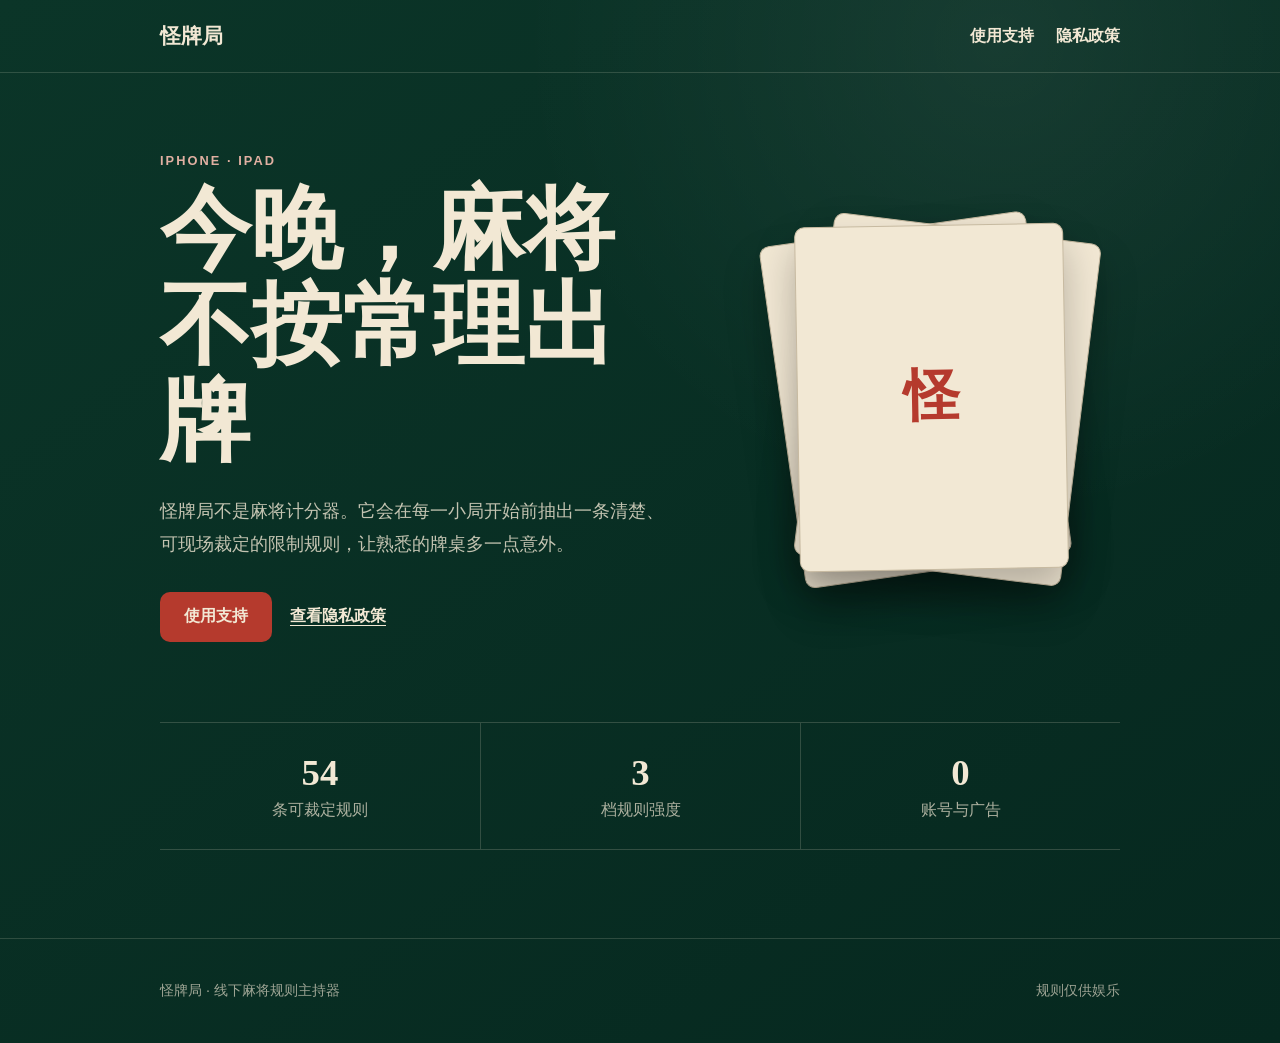
<file: index.html>
<!doctype html>
<html lang="zh-CN">
  <head>
    <meta charset="utf-8">
    <meta name="viewport" content="width=device-width, initial-scale=1">
    <meta name="description" content="怪牌局官方说明网站，提供玩法规则、隐私政策与 iPhone、iPad 使用支持。">
    <title>怪牌局｜规则说明、隐私与支持</title>
    <link rel="stylesheet" href="./styles.css">
  </head>
  <body>
    <header>
      <div class="bar shell">
        <a class="brand" href="./">怪牌局</a>
        <nav aria-label="主要导航">
          <a href="./support/">使用支持</a>
          <a href="./privacy/">隐私政策</a>
        </nav>
      </div>
    </header>
    <main>
      <section class="hero shell">
        <div>
          <p class="eyebrow">IPHONE · IPAD</p>
          <h1>今晚，麻将不按常理出牌</h1>
          <p class="lede">
            怪牌局不是麻将计分器。它会在每一小局开始前抽出一条清楚、
            可现场裁定的限制规则，让熟悉的牌桌多一点意外。
          </p>
          <div class="actions">
            <a class="primary" href="./support/">使用支持</a>
            <a class="quiet" href="./privacy/">查看隐私政策</a>
          </div>
        </div>
        <div class="cards" aria-hidden="true">
          <span></span><span></span><span>怪</span>
        </div>
      </section>
      <section class="facts shell" aria-label="产品事实">
        <div><strong>54</strong><span>条可裁定规则</span></div>
        <div><strong>3</strong><span>档规则强度</span></div>
        <div><strong>0</strong><span>账号与广告</span></div>
      </section>
    </main>
    <footer>
      <div class="bar footer shell">
        <span>怪牌局 · 线下麻将规则主持器</span>
        <span>规则仅供娱乐</span>
      </div>
    </footer>
  </body>
</html>
</file>
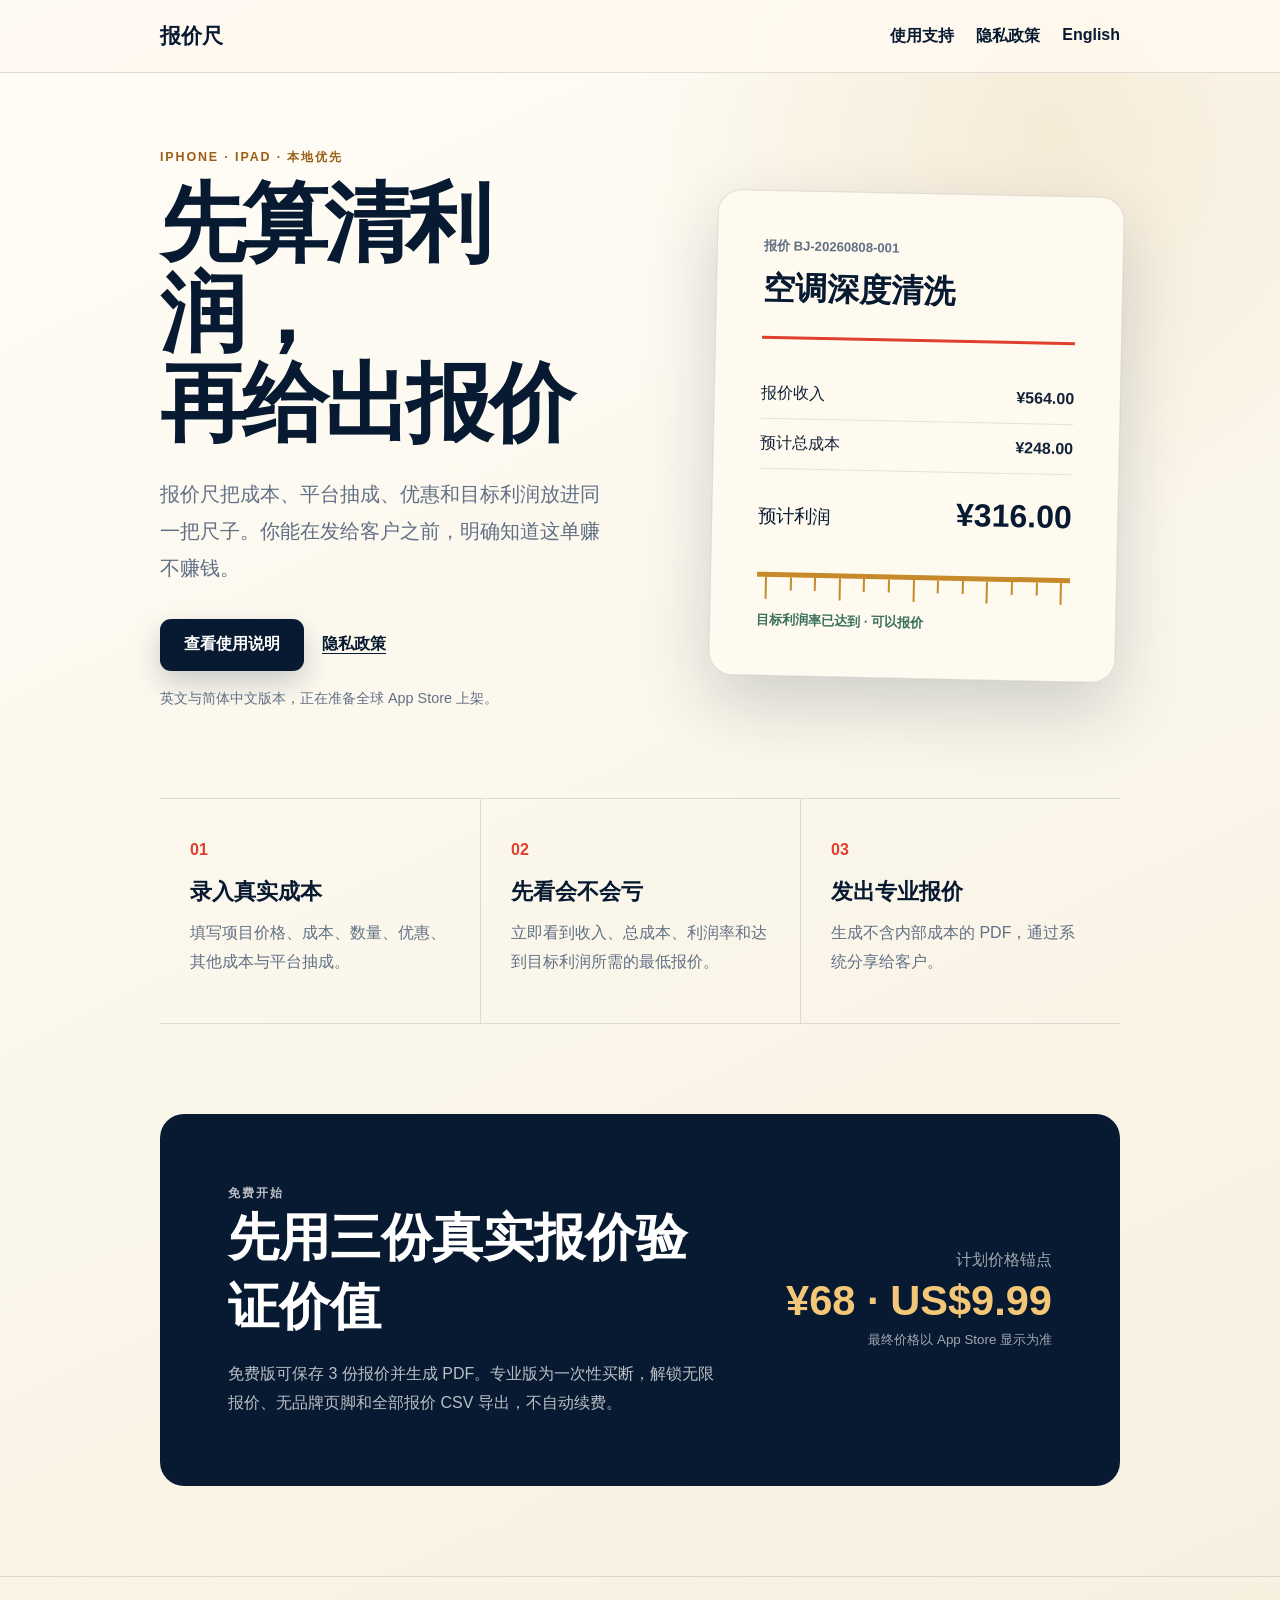
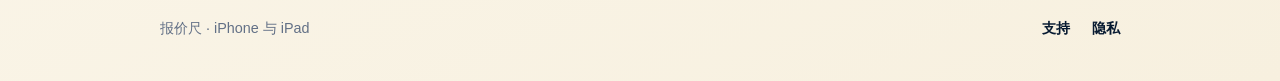
<file: baojiachi/index.html>
<!doctype html>
<html lang="zh-CN">
  <head>
    <meta charset="utf-8">
    <meta name="viewport" content="width=device-width, initial-scale=1">
    <meta name="description" content="报价尺帮助个体经营者在报价前算清成本、抽成、利润与最低安全报价。">
    <title>报价尺｜先算清利润，再给出报价</title>
    <link rel="stylesheet" href="../styles.css">
  </head>
  <body class="marginquote">
    <header><div class="bar shell"><a class="brand" href="./">报价尺</a><nav aria-label="主要导航"><a href="./support/">使用支持</a><a href="./privacy/">隐私政策</a><a href="./en/">English</a></nav></div></header>
    <main>
      <section class="mq-hero shell">
        <div>
          <p class="mq-eyebrow">iPhone · iPad · 本地优先</p>
          <h1>先算清利润，<br>再给出报价</h1>
          <p class="mq-lede">报价尺把成本、平台抽成、优惠和目标利润放进同一把尺子。你能在发给客户之前，明确知道这单赚不赚钱。</p>
          <div class="actions"><a class="mq-primary" href="./support/">查看使用说明</a><a class="mq-quiet" href="./privacy/">隐私政策</a></div>
          <p class="mq-status">英文与简体中文版本，正在准备全球 App Store 上架。</p>
        </div>
        <div class="mq-sheet" aria-label="报价利润示例">
          <div class="mq-sheet-head"><span>报价 BJ-20260808-001</span><strong>空调深度清洗</strong></div>
          <div class="mq-line"><span>报价收入</span><b>¥564.00</b></div>
          <div class="mq-line"><span>预计总成本</span><b>¥248.00</b></div>
          <div class="mq-profit"><span>预计利润</span><strong>¥316.00</strong></div>
          <div class="mq-ruler" aria-hidden="true"><i></i><i></i><i></i><i></i><i></i><i></i><i></i><i></i><i></i><i></i><i></i><i></i><i></i></div>
          <p>目标利润率已达到 · 可以报价</p>
        </div>
      </section>
      <section class="mq-steps shell" aria-label="使用流程">
        <article><span>01</span><h2>录入真实成本</h2><p>填写项目价格、成本、数量、优惠、其他成本与平台抽成。</p></article>
        <article><span>02</span><h2>先看会不会亏</h2><p>立即看到收入、总成本、利润率和达到目标利润所需的最低报价。</p></article>
        <article><span>03</span><h2>发出专业报价</h2><p>生成不含内部成本的 PDF，通过系统分享给客户。</p></article>
      </section>
      <section class="mq-offer shell"><div><p class="mq-eyebrow">免费开始</p><h2>先用三份真实报价验证价值</h2><p>免费版可保存 3 份报价并生成 PDF。专业版为一次性买断，解锁无限报价、无品牌页脚和全部报价 CSV 导出，不自动续费。</p></div><div class="mq-price"><span>计划价格锚点</span><strong>¥68 · US$9.99</strong><small>最终价格以 App Store 显示为准</small></div></section>
    </main>
    <footer><div class="bar footer shell"><span>报价尺 · iPhone 与 iPad</span><nav><a href="./support/">支持</a><a href="./privacy/">隐私</a></nav></div></footer>
  </body>
</html>
</file>
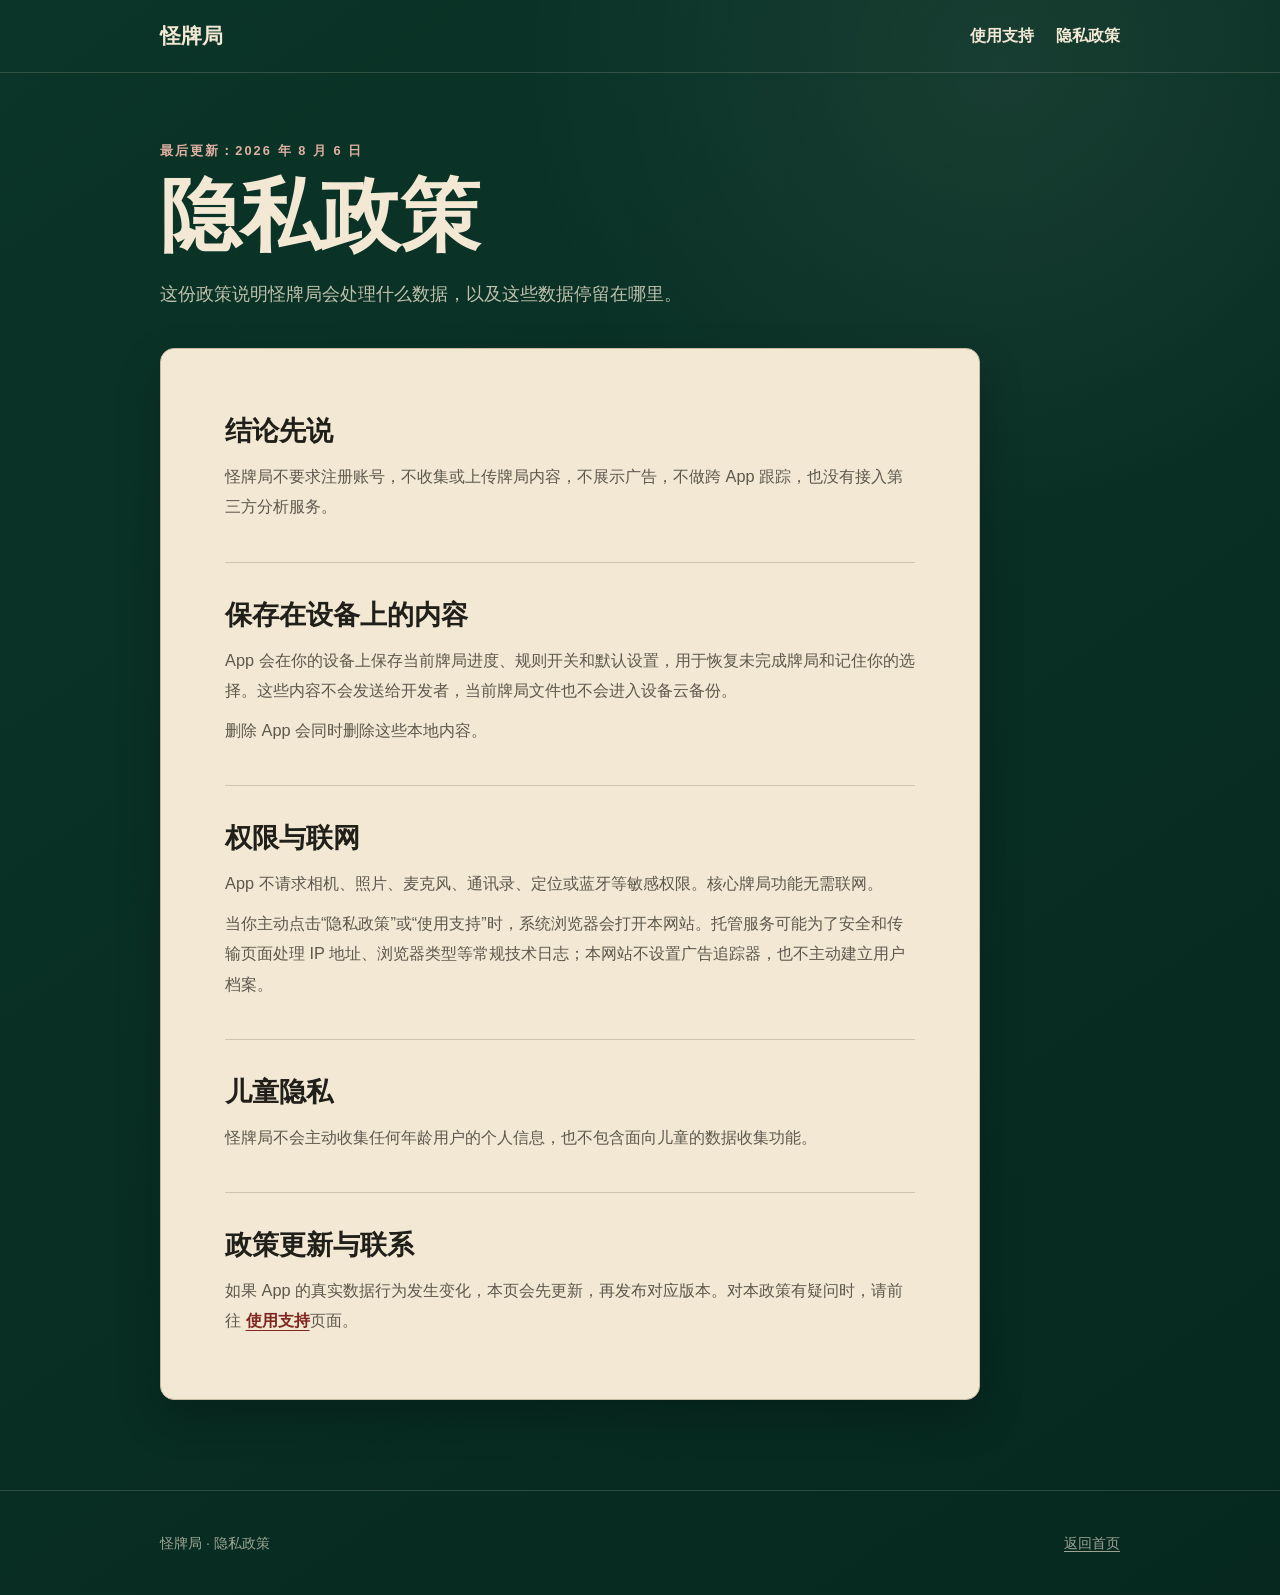
<file: privacy/index.html>
<!doctype html>
<html lang="zh-CN">
  <head>
    <meta charset="utf-8">
    <meta name="viewport" content="width=device-width, initial-scale=1">
    <meta name="description" content="怪牌局隐私政策：不注册账号、不上传牌局、不接入广告或分析服务。">
    <title>隐私政策｜怪牌局</title>
    <link rel="stylesheet" href="../styles.css">
  </head>
  <body>
    <header>
      <div class="bar shell">
        <a class="brand" href="../">怪牌局</a>
        <nav aria-label="主要导航">
          <a href="../support/">使用支持</a>
          <a href="./">隐私政策</a>
        </nav>
      </div>
    </header>
    <main class="document shell">
      <p class="eyebrow">最后更新：2026 年 8 月 6 日</p>
      <h1>隐私政策</h1>
      <p class="intro">这份政策说明怪牌局会处理什么数据，以及这些数据停留在哪里。</p>
      <article class="paper">
        <section>
          <h2>结论先说</h2>
          <p>怪牌局不要求注册账号，不收集或上传牌局内容，不展示广告，不做跨 App 跟踪，也没有接入第三方分析服务。</p>
        </section>
        <section>
          <h2>保存在设备上的内容</h2>
          <p>App 会在你的设备上保存当前牌局进度、规则开关和默认设置，用于恢复未完成牌局和记住你的选择。这些内容不会发送给开发者，当前牌局文件也不会进入设备云备份。</p>
          <p>删除 App 会同时删除这些本地内容。</p>
        </section>
        <section>
          <h2>权限与联网</h2>
          <p>App 不请求相机、照片、麦克风、通讯录、定位或蓝牙等敏感权限。核心牌局功能无需联网。</p>
          <p>当你主动点击“隐私政策”或“使用支持”时，系统浏览器会打开本网站。托管服务可能为了安全和传输页面处理 IP 地址、浏览器类型等常规技术日志；本网站不设置广告追踪器，也不主动建立用户档案。</p>
        </section>
        <section>
          <h2>儿童隐私</h2>
          <p>怪牌局不会主动收集任何年龄用户的个人信息，也不包含面向儿童的数据收集功能。</p>
        </section>
        <section>
          <h2>政策更新与联系</h2>
          <p>如果 App 的真实数据行为发生变化，本页会先更新，再发布对应版本。对本政策有疑问时，请前往 <a href="../support/">使用支持</a>页面。</p>
        </section>
      </article>
    </main>
    <footer>
      <div class="bar footer shell">
        <span>怪牌局 · 隐私政策</span>
        <a href="../">返回首页</a>
      </div>
    </footer>
  </body>
</html>
</file>
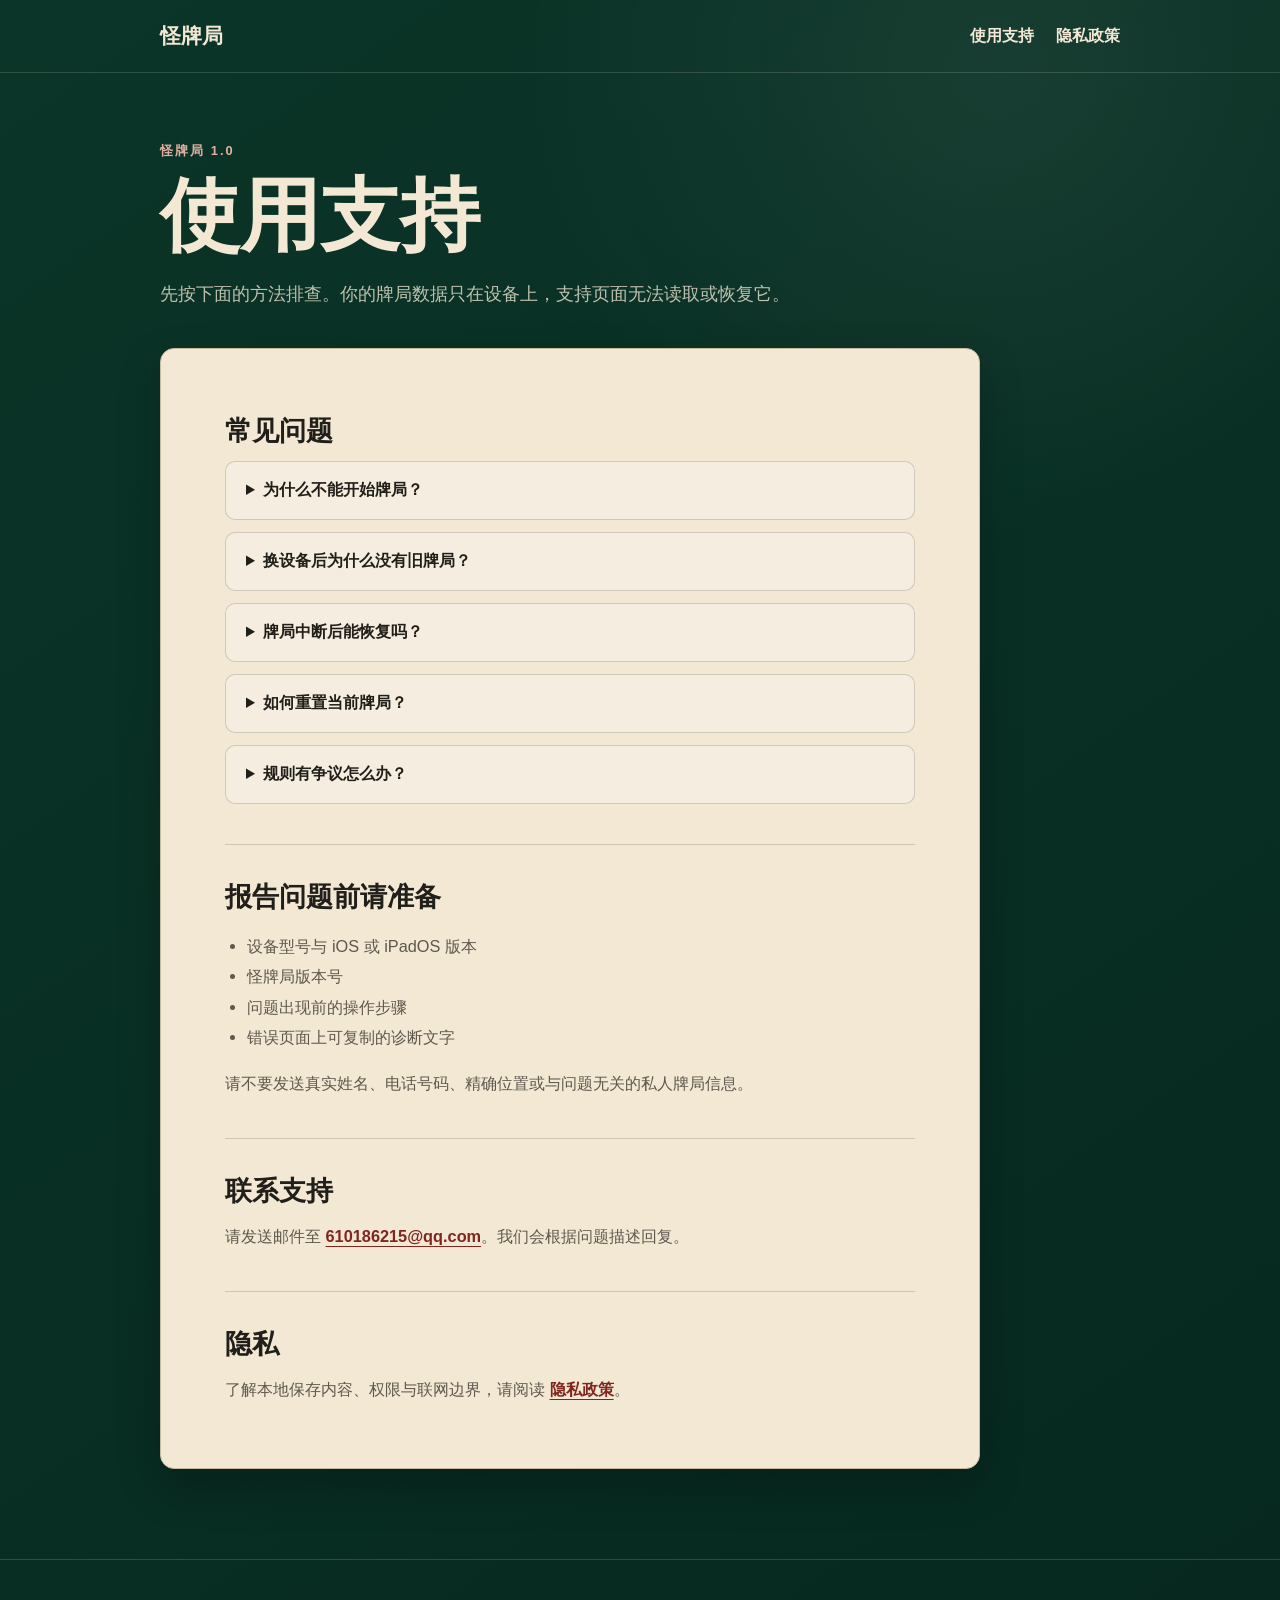
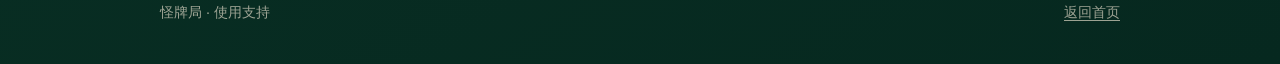
<file: support/index.html>
<!doctype html>
<html lang="zh-CN">
  <head>
    <meta charset="utf-8">
    <meta name="viewport" content="width=device-width, initial-scale=1">
    <meta name="description" content="怪牌局常见问题、牌局恢复方法与版本支持说明。">
    <title>使用支持｜怪牌局</title>
    <link rel="stylesheet" href="../styles.css">
  </head>
  <body>
    <header>
      <div class="bar shell">
        <a class="brand" href="../">怪牌局</a>
        <nav aria-label="主要导航">
          <a href="./">使用支持</a>
          <a href="../privacy/">隐私政策</a>
        </nav>
      </div>
    </header>
    <main class="document shell">
      <p class="eyebrow">怪牌局 1.0</p>
      <h1>使用支持</h1>
      <p class="intro">
        先按下面的方法排查。你的牌局数据只在设备上，支持页面无法读取或恢复它。
      </p>
      <article class="paper">
        <section>
          <h2>常见问题</h2>
          <details>
            <summary>为什么不能开始牌局？</summary>
            <p>当前强度与牌组选项下至少要有 8 条可用规则。进入规则库，重新启用足够的规则后即可开始。</p>
          </details>
          <details>
            <summary>换设备后为什么没有旧牌局？</summary>
            <p>怪牌局不建立账号，也不上传牌局。当前牌局与偏好只保存在原设备上，不会跨设备同步。</p>
          </details>
          <details>
            <summary>牌局中断后能恢复吗？</summary>
            <p>可以。正常关闭 App 后再次打开，会从最后一次完整保存的位置继续。损坏的数据不会被悄悄替换，App 会明确提示你处理。</p>
          </details>
          <details>
            <summary>如何重置当前牌局？</summary>
            <p>在牌局结束页返回首页即可清除本场记录。若 App 无法恢复损坏记录，可按页面提示清除本场数据。</p>
          </details>
          <details>
            <summary>规则有争议怎么办？</summary>
            <p>进入规则库查看该规则的完整定义和例子。规则只改变能否和牌或允许的动作，不替代你们原本采用的麻将计分方式。</p>
          </details>
        </section>
        <section>
          <h2>报告问题前请准备</h2>
          <ul>
            <li>设备型号与 iOS 或 iPadOS 版本</li>
            <li>怪牌局版本号</li>
            <li>问题出现前的操作步骤</li>
            <li>错误页面上可复制的诊断文字</li>
          </ul>
          <p>请不要发送真实姓名、电话号码、精确位置或与问题无关的私人牌局信息。</p>
        </section>
        <section>
          <h2>联系支持</h2>
          <p>请发送邮件至 <a href="mailto:610186215@qq.com">610186215@qq.com</a>。我们会根据问题描述回复。</p>
        </section>
        <section>
          <h2>隐私</h2>
          <p>了解本地保存内容、权限与联网边界，请阅读 <a href="../privacy/">隐私政策</a>。</p>
        </section>
      </article>
    </main>
    <footer>
      <div class="bar footer shell">
        <span>怪牌局 · 使用支持</span>
        <a href="../">返回首页</a>
      </div>
    </footer>
  </body>
</html>
</file>
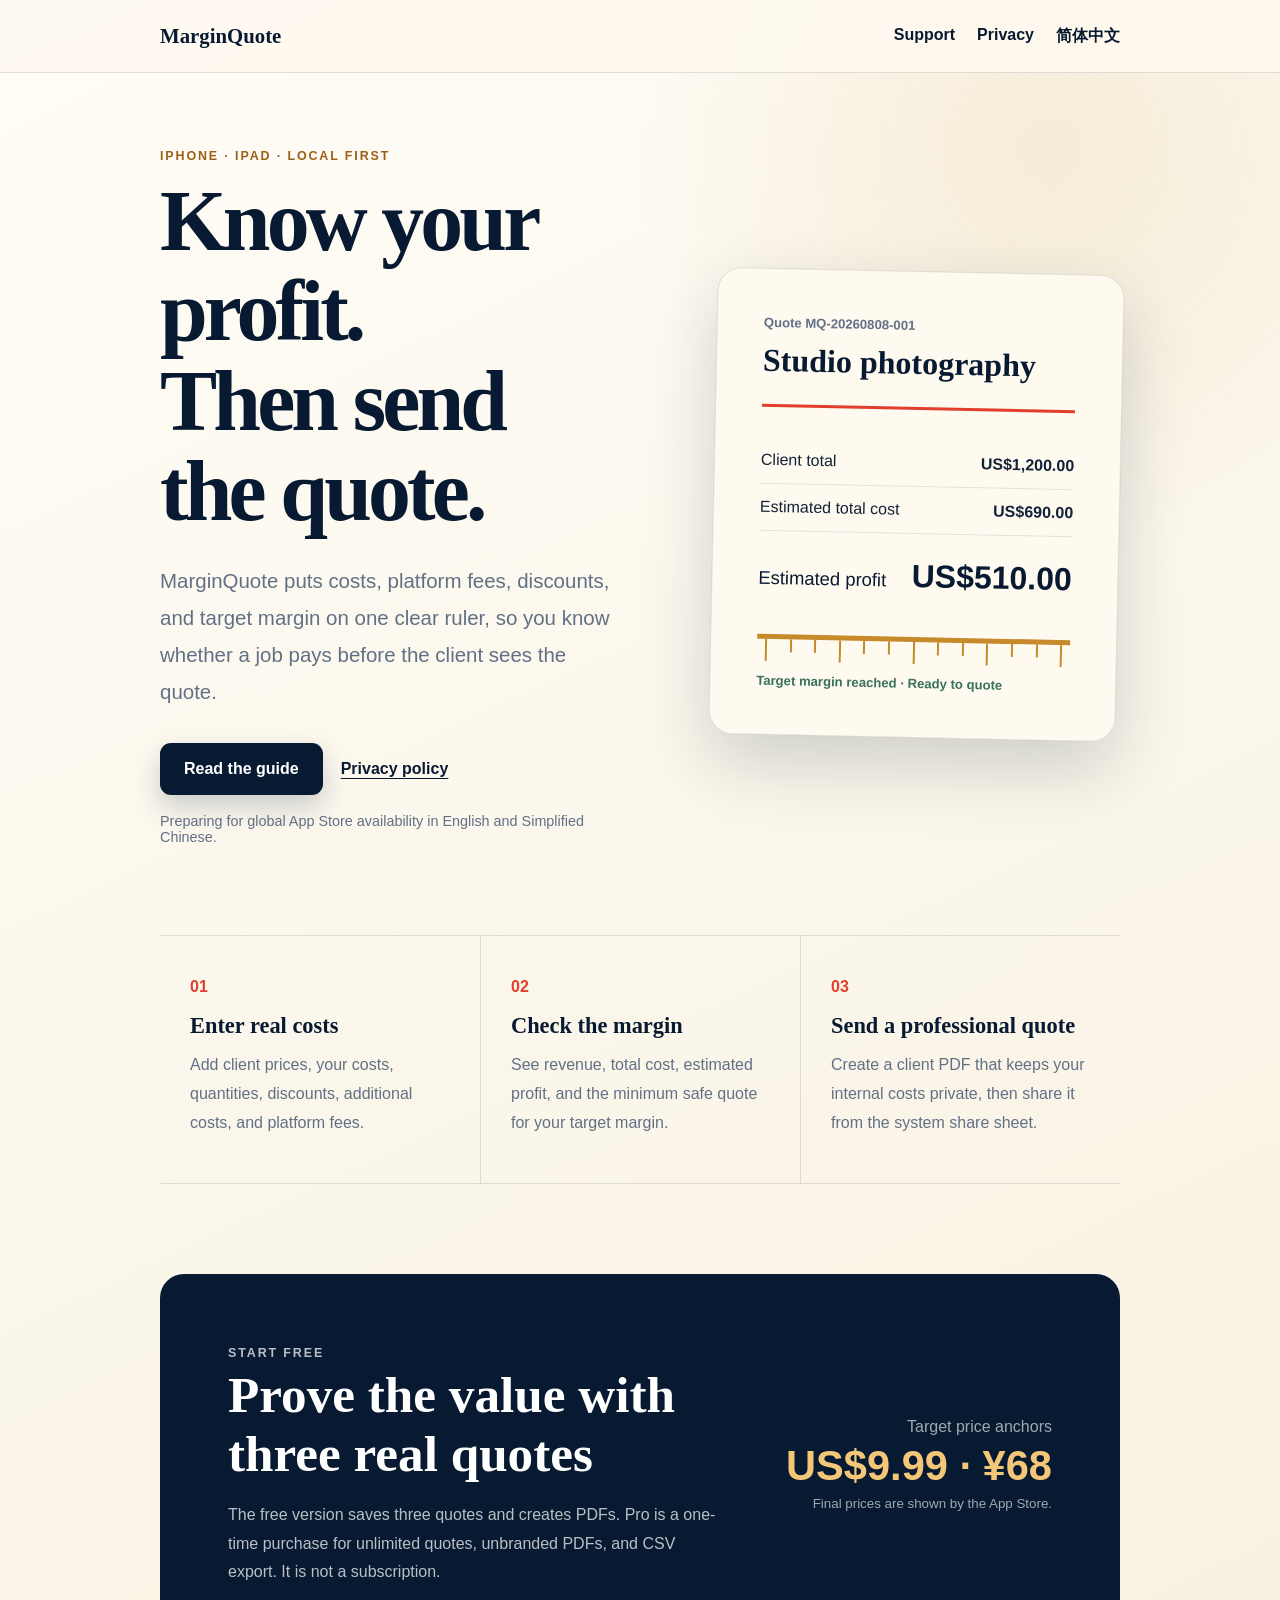
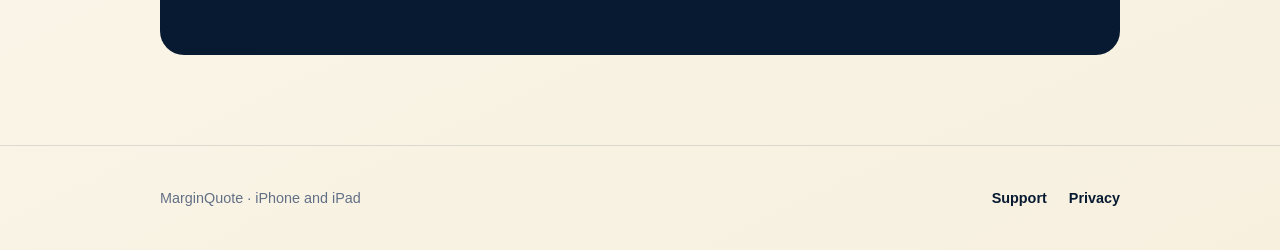
<file: baojiachi/en/index.html>
<!doctype html>
<html lang="en">
  <head><meta charset="utf-8"><meta name="viewport" content="width=device-width, initial-scale=1"><meta name="description" content="MarginQuote helps independent professionals calculate costs, fees, profit, and a minimum safe quote before sending it to a client."><title>MarginQuote | Know Profit Before You Quote</title><link rel="stylesheet" href="../../styles.css"></head>
  <body class="marginquote">
    <header><div class="bar shell"><a class="brand" href="./">MarginQuote</a><nav><a href="./support/">Support</a><a href="./privacy/">Privacy</a><a href="../">简体中文</a></nav></div></header>
    <main>
      <section class="mq-hero shell">
        <div><p class="mq-eyebrow">iPhone · iPad · Local first</p><h1>Know your profit.<br>Then send the quote.</h1><p class="mq-lede">MarginQuote puts costs, platform fees, discounts, and target margin on one clear ruler, so you know whether a job pays before the client sees the quote.</p><div class="actions"><a class="mq-primary" href="./support/">Read the guide</a><a class="mq-quiet" href="./privacy/">Privacy policy</a></div><p class="mq-status">Preparing for global App Store availability in English and Simplified Chinese.</p></div>
        <div class="mq-sheet" aria-label="Quote profit example"><div class="mq-sheet-head"><span>Quote MQ-20260808-001</span><strong>Studio photography</strong></div><div class="mq-line"><span>Client total</span><b>US$1,200.00</b></div><div class="mq-line"><span>Estimated total cost</span><b>US$690.00</b></div><div class="mq-profit"><span>Estimated profit</span><strong>US$510.00</strong></div><div class="mq-ruler" aria-hidden="true"><i></i><i></i><i></i><i></i><i></i><i></i><i></i><i></i><i></i><i></i><i></i><i></i><i></i></div><p>Target margin reached · Ready to quote</p></div>
      </section>
      <section class="mq-steps shell"><article><span>01</span><h2>Enter real costs</h2><p>Add client prices, your costs, quantities, discounts, additional costs, and platform fees.</p></article><article><span>02</span><h2>Check the margin</h2><p>See revenue, total cost, estimated profit, and the minimum safe quote for your target margin.</p></article><article><span>03</span><h2>Send a professional quote</h2><p>Create a client PDF that keeps your internal costs private, then share it from the system share sheet.</p></article></section>
      <section class="mq-offer shell"><div><p class="mq-eyebrow">Start free</p><h2>Prove the value with three real quotes</h2><p>The free version saves three quotes and creates PDFs. Pro is a one-time purchase for unlimited quotes, unbranded PDFs, and CSV export. It is not a subscription.</p></div><div class="mq-price"><span>Target price anchors</span><strong>US$9.99 · ¥68</strong><small>Final prices are shown by the App Store.</small></div></section>
    </main>
    <footer><div class="bar footer shell"><span>MarginQuote · iPhone and iPad</span><nav><a href="./support/">Support</a><a href="./privacy/">Privacy</a></nav></div></footer>
  </body>
</html>
</file>
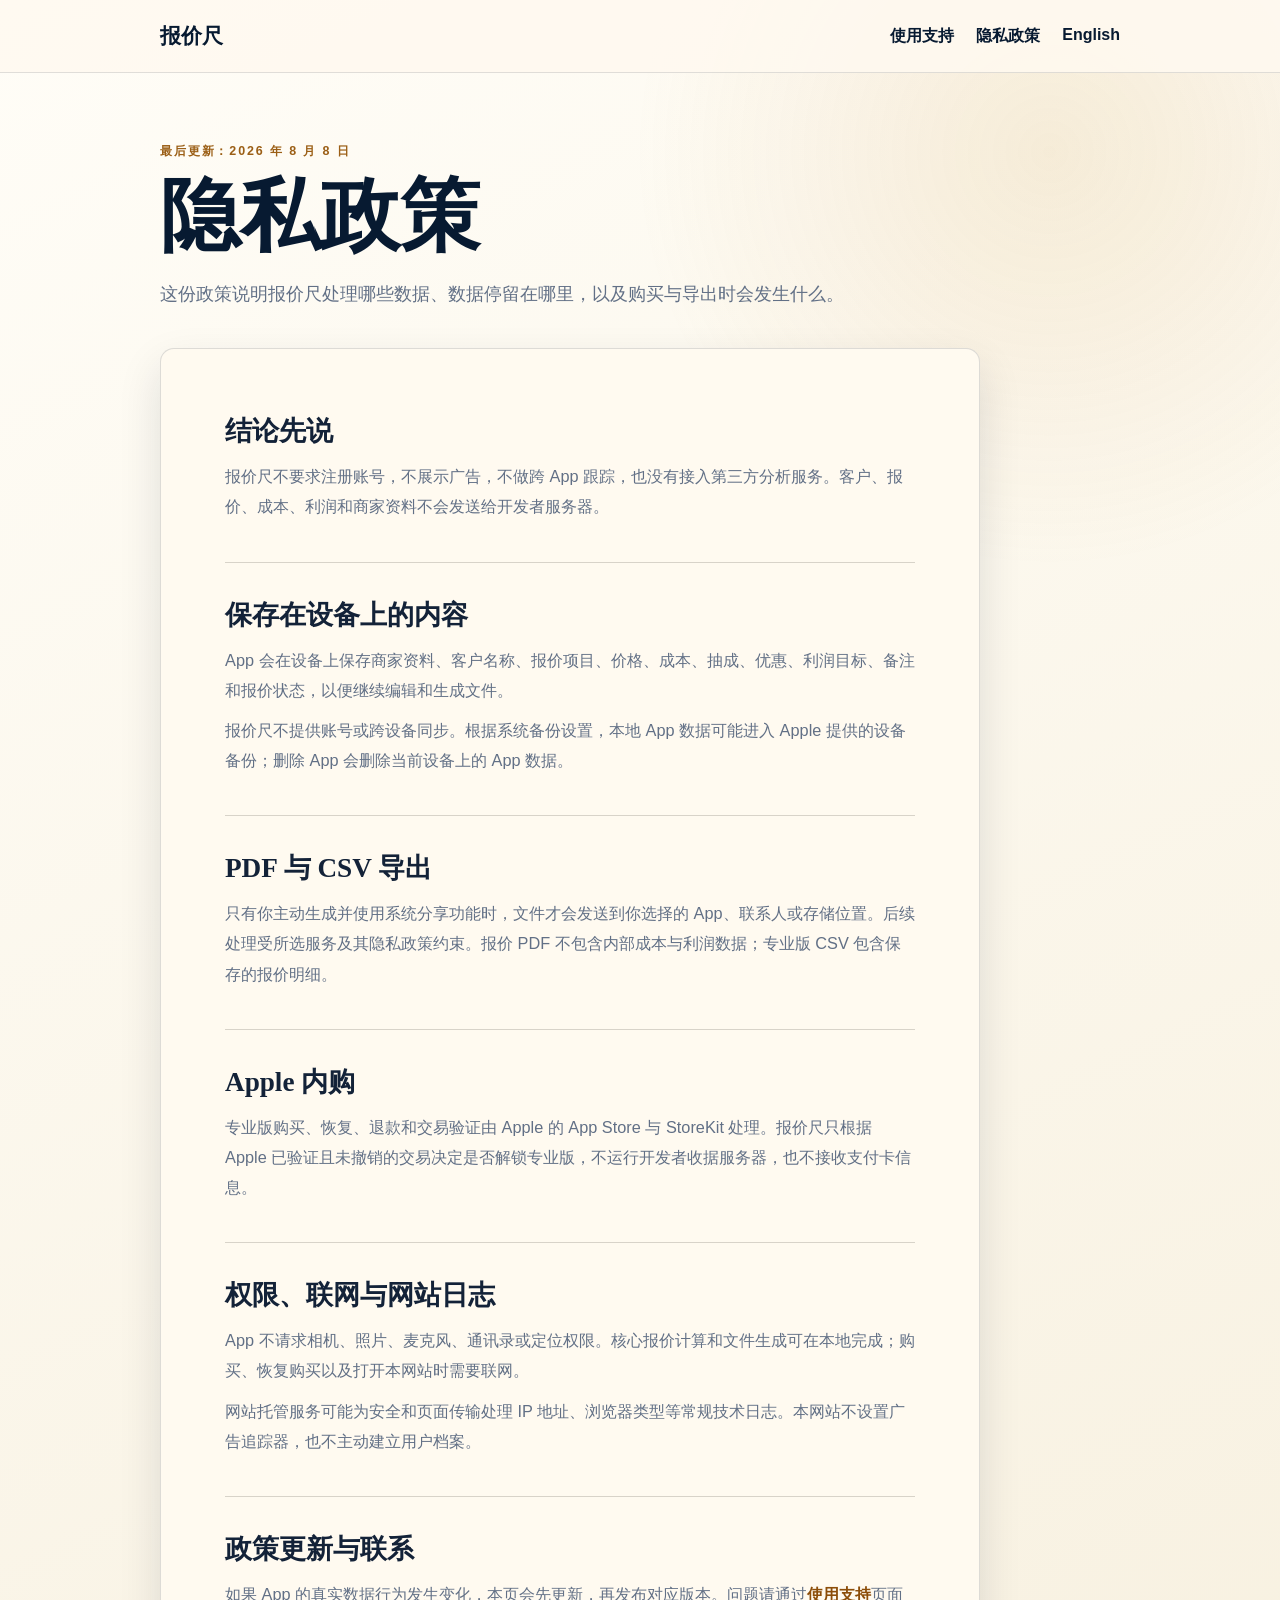
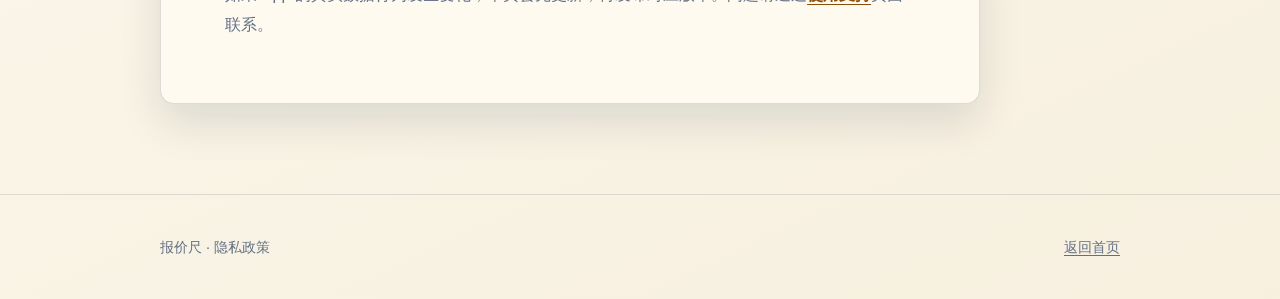
<file: baojiachi/privacy/index.html>
<!doctype html>
<html lang="zh-CN">
  <head><meta charset="utf-8"><meta name="viewport" content="width=device-width, initial-scale=1"><meta name="description" content="报价尺隐私政策：报价与经营数据保存在设备上，不接入广告或分析服务。"><title>隐私政策｜报价尺</title><link rel="stylesheet" href="../../styles.css"></head>
  <body class="marginquote">
    <header><div class="bar shell"><a class="brand" href="../">报价尺</a><nav><a href="../support/">使用支持</a><a href="./">隐私政策</a><a href="../en/privacy/">English</a></nav></div></header>
    <main class="document shell">
      <p class="mq-eyebrow">最后更新：2026 年 8 月 8 日</p><h1>隐私政策</h1><p class="intro">这份政策说明报价尺处理哪些数据、数据停留在哪里，以及购买与导出时会发生什么。</p>
      <article class="paper">
        <section><h2>结论先说</h2><p>报价尺不要求注册账号，不展示广告，不做跨 App 跟踪，也没有接入第三方分析服务。客户、报价、成本、利润和商家资料不会发送给开发者服务器。</p></section>
        <section><h2>保存在设备上的内容</h2><p>App 会在设备上保存商家资料、客户名称、报价项目、价格、成本、抽成、优惠、利润目标、备注和报价状态，以便继续编辑和生成文件。</p><p>报价尺不提供账号或跨设备同步。根据系统备份设置，本地 App 数据可能进入 Apple 提供的设备备份；删除 App 会删除当前设备上的 App 数据。</p></section>
        <section><h2>PDF 与 CSV 导出</h2><p>只有你主动生成并使用系统分享功能时，文件才会发送到你选择的 App、联系人或存储位置。后续处理受所选服务及其隐私政策约束。报价 PDF 不包含内部成本与利润数据；专业版 CSV 包含保存的报价明细。</p></section>
        <section><h2>Apple 内购</h2><p>专业版购买、恢复、退款和交易验证由 Apple 的 App Store 与 StoreKit 处理。报价尺只根据 Apple 已验证且未撤销的交易决定是否解锁专业版，不运行开发者收据服务器，也不接收支付卡信息。</p></section>
        <section><h2>权限、联网与网站日志</h2><p>App 不请求相机、照片、麦克风、通讯录或定位权限。核心报价计算和文件生成可在本地完成；购买、恢复购买以及打开本网站时需要联网。</p><p>网站托管服务可能为安全和页面传输处理 IP 地址、浏览器类型等常规技术日志。本网站不设置广告追踪器，也不主动建立用户档案。</p></section>
        <section><h2>政策更新与联系</h2><p>如果 App 的真实数据行为发生变化，本页会先更新，再发布对应版本。问题请通过<a href="../support/">使用支持</a>页面联系。</p></section>
      </article>
    </main>
    <footer><div class="bar footer shell"><span>报价尺 · 隐私政策</span><a href="../">返回首页</a></div></footer>
  </body>
</html>
</file>
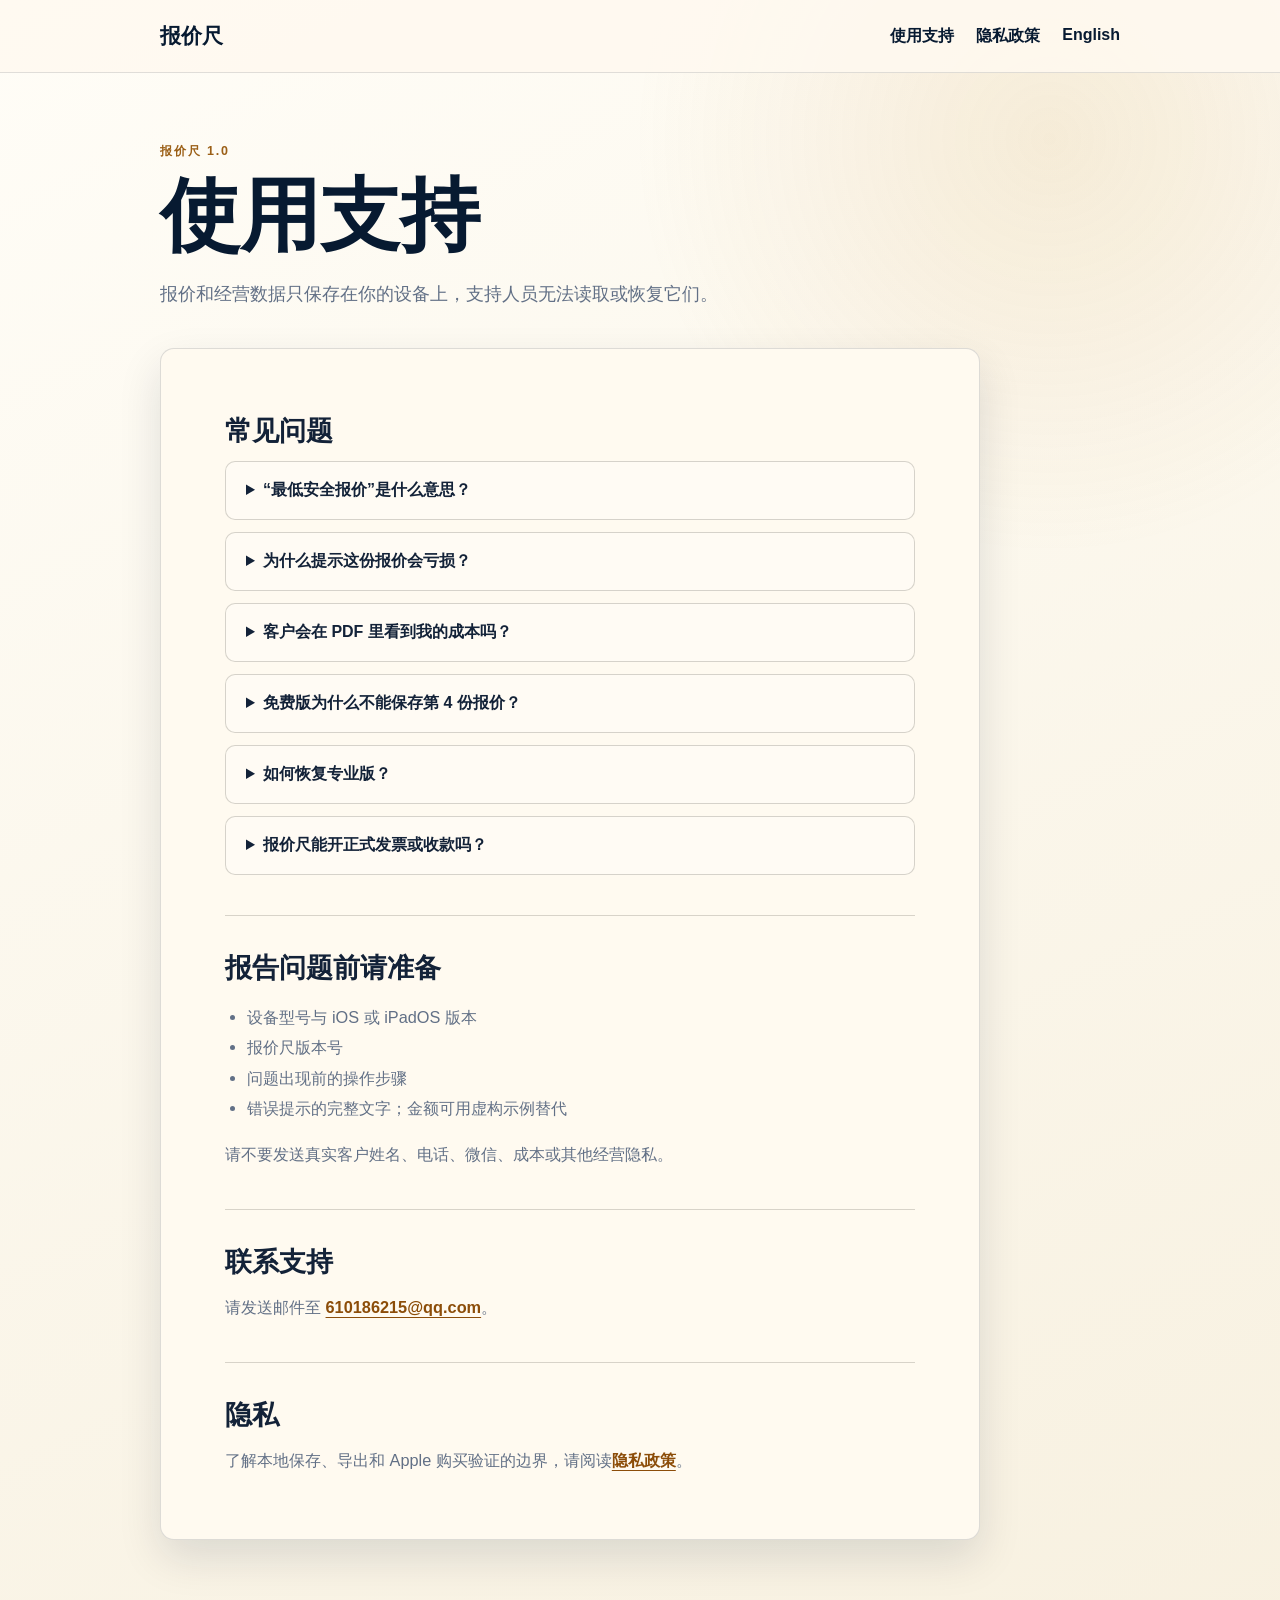
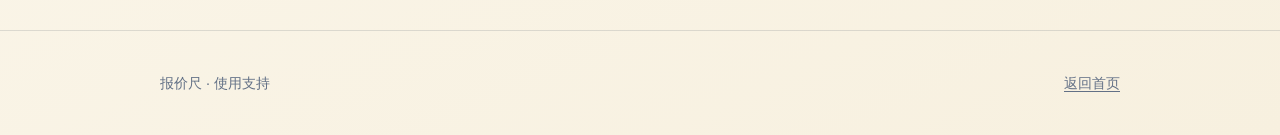
<file: baojiachi/support/index.html>
<!doctype html>
<html lang="zh-CN">
  <head><meta charset="utf-8"><meta name="viewport" content="width=device-width, initial-scale=1"><meta name="description" content="报价尺常见问题、报价计算、PDF 导出与专业版购买支持。"><title>使用支持｜报价尺</title><link rel="stylesheet" href="../../styles.css"></head>
  <body class="marginquote">
    <header><div class="bar shell"><a class="brand" href="../">报价尺</a><nav><a href="./">使用支持</a><a href="../privacy/">隐私政策</a><a href="../en/support/">English</a></nav></div></header>
    <main class="document shell">
      <p class="mq-eyebrow">报价尺 1.0</p><h1>使用支持</h1><p class="intro">报价和经营数据只保存在你的设备上，支持人员无法读取或恢复它们。</p>
      <article class="paper">
        <section><h2>常见问题</h2>
          <details><summary>“最低安全报价”是什么意思？</summary><p>它是在当前成本、平台抽成和目标利润率下，理论上至少需要收到的金额。它是经营测算，不是税务、法律或定价建议。</p></details>
          <details><summary>为什么提示这份报价会亏损？</summary><p>当前报价收入不足以覆盖项目成本、其他成本和平台抽成。报价尺会直接显示差额，不会隐藏或自动改写你的输入。</p></details>
          <details><summary>客户会在 PDF 里看到我的成本吗？</summary><p>不会。PDF 只展示客户、项目、数量、单价、报价合计、有效期和公开说明，不包含内部成本、利润或目标利润率。</p></details>
          <details><summary>免费版为什么不能保存第 4 份报价？</summary><p>免费版最多保存 3 份报价。达到上限后可删除旧报价，或通过 Apple 一次性购买专业版。</p></details>
          <details><summary>如何恢复专业版？</summary><p>在“设置”进入专业版页面，点击“恢复购买”。只有 Apple 验证通过且未撤销的购买会解锁功能。</p></details>
          <details><summary>报价尺能开正式发票或收款吗？</summary><p>不能。报价尺生成普通商业报价单，不提供税务发票、税务建议、合同签署或在线收款。</p></details>
        </section>
        <section><h2>报告问题前请准备</h2><ul><li>设备型号与 iOS 或 iPadOS 版本</li><li>报价尺版本号</li><li>问题出现前的操作步骤</li><li>错误提示的完整文字；金额可用虚构示例替代</li></ul><p>请不要发送真实客户姓名、电话、微信、成本或其他经营隐私。</p></section>
        <section><h2>联系支持</h2><p>请发送邮件至 <a href="mailto:610186215@qq.com">610186215@qq.com</a>。</p></section>
        <section><h2>隐私</h2><p>了解本地保存、导出和 Apple 购买验证的边界，请阅读<a href="../privacy/">隐私政策</a>。</p></section>
      </article>
    </main>
    <footer><div class="bar footer shell"><span>报价尺 · 使用支持</span><a href="../">返回首页</a></div></footer>
  </body>
</html>
</file>
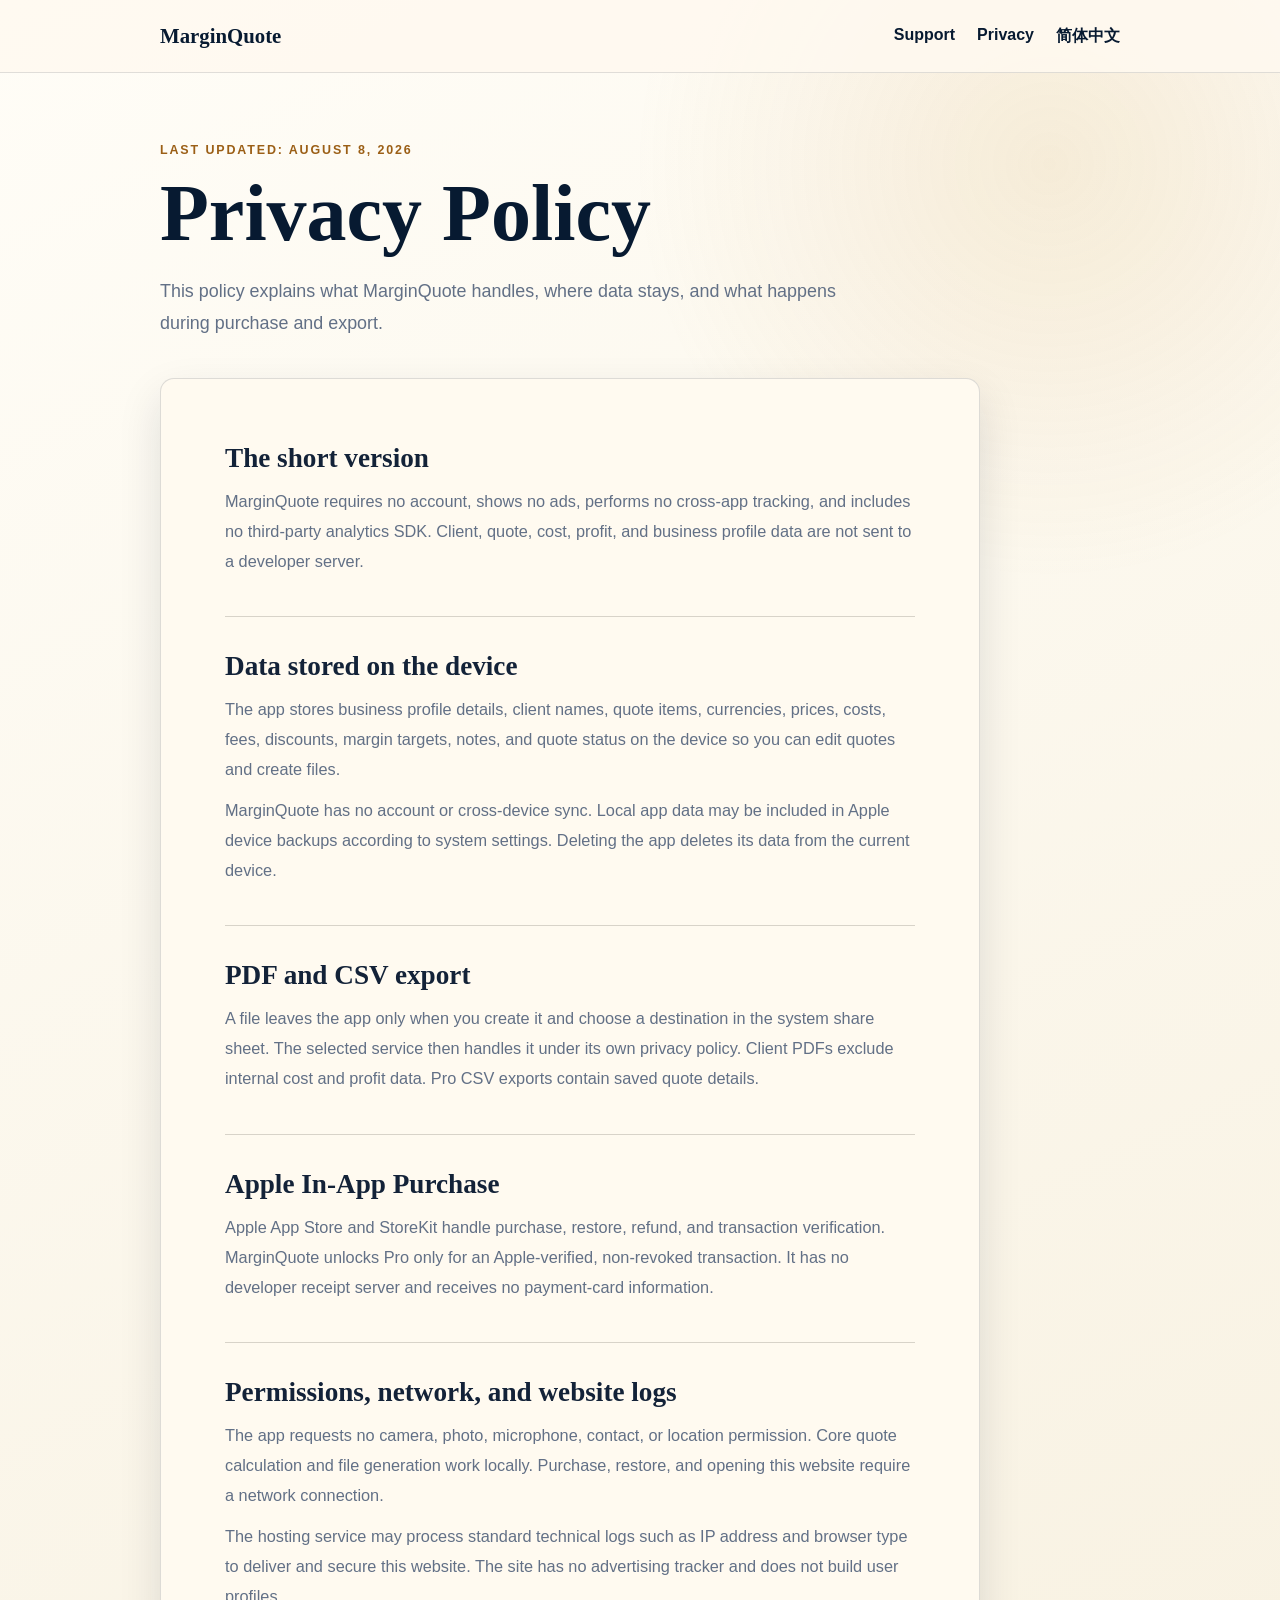
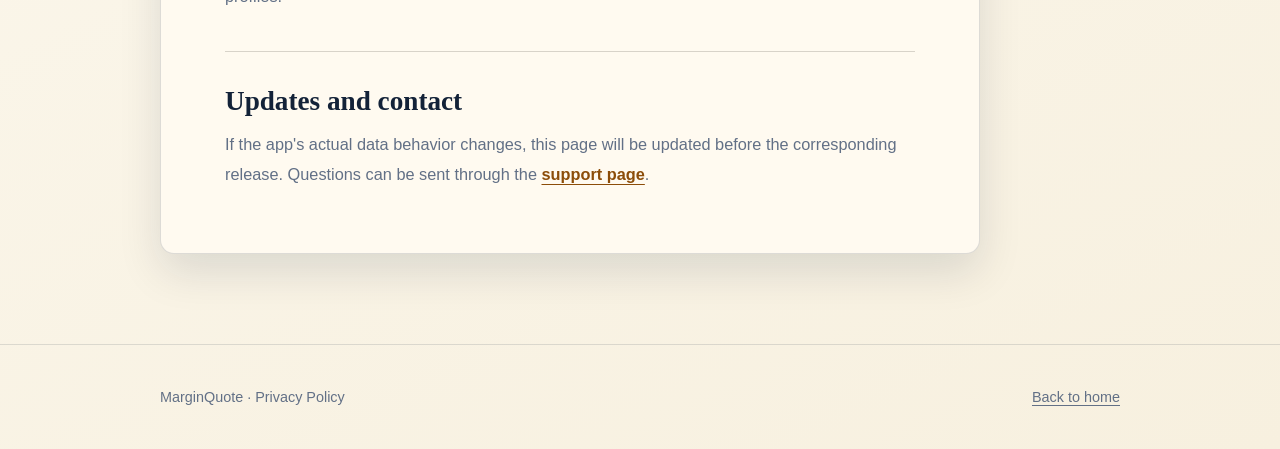
<file: baojiachi/en/privacy/index.html>
<!doctype html>
<html lang="en">
  <head><meta charset="utf-8"><meta name="viewport" content="width=device-width, initial-scale=1"><meta name="description" content="MarginQuote privacy policy: quote and business data stay on the device, with no ads or analytics SDK."><title>Privacy Policy | MarginQuote</title><link rel="stylesheet" href="../../../styles.css"></head>
  <body class="marginquote">
    <header><div class="bar shell"><a class="brand" href="../">MarginQuote</a><nav><a href="../support/">Support</a><a href="./">Privacy</a><a href="../../privacy/">简体中文</a></nav></div></header>
    <main class="document shell">
      <p class="mq-eyebrow">Last updated: August 8, 2026</p><h1>Privacy Policy</h1><p class="intro">This policy explains what MarginQuote handles, where data stays, and what happens during purchase and export.</p>
      <article class="paper">
        <section><h2>The short version</h2><p>MarginQuote requires no account, shows no ads, performs no cross-app tracking, and includes no third-party analytics SDK. Client, quote, cost, profit, and business profile data are not sent to a developer server.</p></section>
        <section><h2>Data stored on the device</h2><p>The app stores business profile details, client names, quote items, currencies, prices, costs, fees, discounts, margin targets, notes, and quote status on the device so you can edit quotes and create files.</p><p>MarginQuote has no account or cross-device sync. Local app data may be included in Apple device backups according to system settings. Deleting the app deletes its data from the current device.</p></section>
        <section><h2>PDF and CSV export</h2><p>A file leaves the app only when you create it and choose a destination in the system share sheet. The selected service then handles it under its own privacy policy. Client PDFs exclude internal cost and profit data. Pro CSV exports contain saved quote details.</p></section>
        <section><h2>Apple In-App Purchase</h2><p>Apple App Store and StoreKit handle purchase, restore, refund, and transaction verification. MarginQuote unlocks Pro only for an Apple-verified, non-revoked transaction. It has no developer receipt server and receives no payment-card information.</p></section>
        <section><h2>Permissions, network, and website logs</h2><p>The app requests no camera, photo, microphone, contact, or location permission. Core quote calculation and file generation work locally. Purchase, restore, and opening this website require a network connection.</p><p>The hosting service may process standard technical logs such as IP address and browser type to deliver and secure this website. The site has no advertising tracker and does not build user profiles.</p></section>
        <section><h2>Updates and contact</h2><p>If the app's actual data behavior changes, this page will be updated before the corresponding release. Questions can be sent through the <a href="../support/">support page</a>.</p></section>
      </article>
    </main>
    <footer><div class="bar footer shell"><span>MarginQuote · Privacy Policy</span><a href="../">Back to home</a></div></footer>
  </body>
</html>
</file>
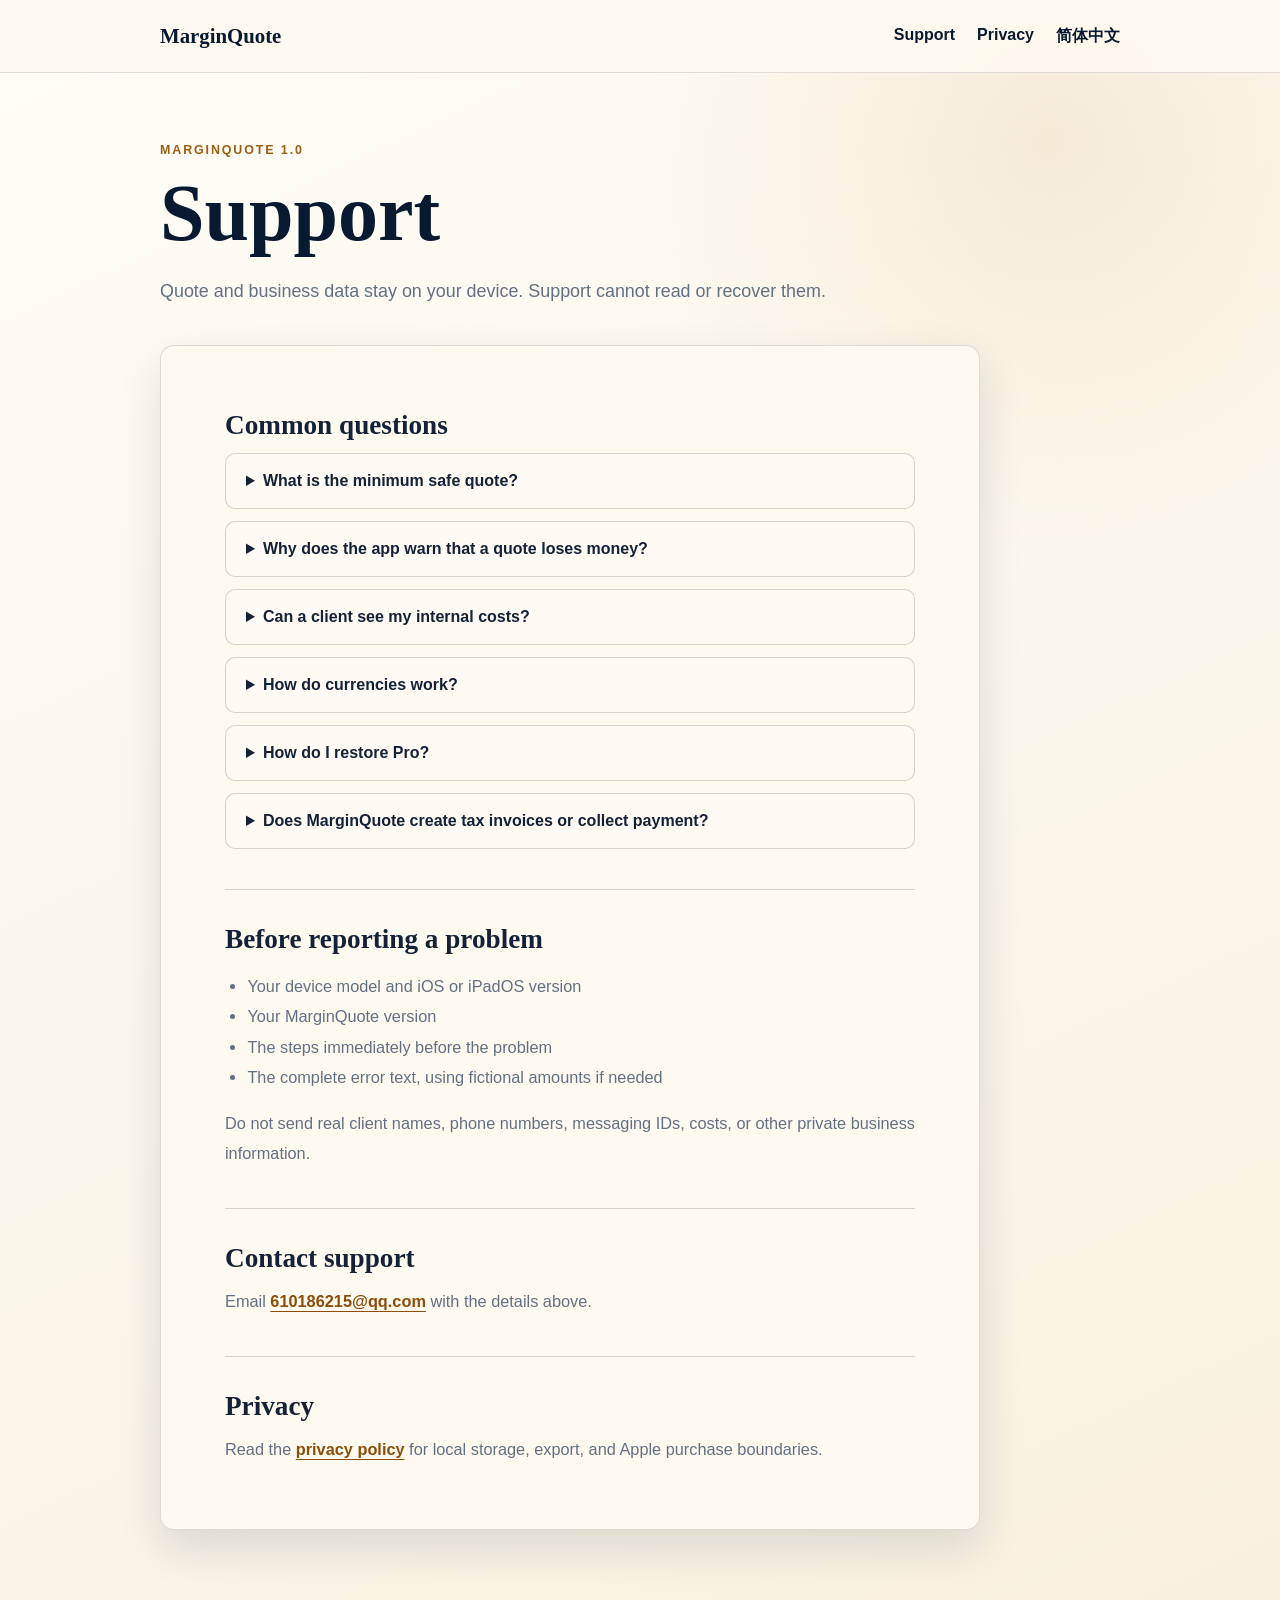
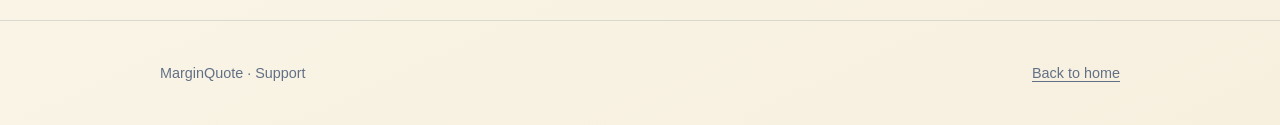
<file: baojiachi/en/support/index.html>
<!doctype html>
<html lang="en">
  <head><meta charset="utf-8"><meta name="viewport" content="width=device-width, initial-scale=1"><meta name="description" content="MarginQuote help for quote calculations, PDF export, currencies, and the Pro purchase."><title>Support | MarginQuote</title><link rel="stylesheet" href="../../../styles.css"></head>
  <body class="marginquote">
    <header><div class="bar shell"><a class="brand" href="../">MarginQuote</a><nav><a href="./">Support</a><a href="../privacy/">Privacy</a><a href="../../support/">简体中文</a></nav></div></header>
    <main class="document shell">
      <p class="mq-eyebrow">MarginQuote 1.0</p><h1>Support</h1><p class="intro">Quote and business data stay on your device. Support cannot read or recover them.</p>
      <article class="paper">
        <section><h2>Common questions</h2>
          <details><summary>What is the minimum safe quote?</summary><p>It is the minimum client total that can cover current costs and platform fees while reaching your target margin. It is a business calculation, not tax, legal, or pricing advice.</p></details>
          <details><summary>Why does the app warn that a quote loses money?</summary><p>The client total does not cover item costs, additional costs, and the platform fee. MarginQuote shows the shortfall and never changes your input.</p></details>
          <details><summary>Can a client see my internal costs?</summary><p>No. Client PDFs show client-facing items, quantities, prices, totals, validity, and public terms. They do not show internal costs, profit, or target margin.</p></details>
          <details><summary>How do currencies work?</summary><p>Choose the default currency for new quotes in Settings. Every saved quote keeps its own currency and official decimal precision.</p></details>
          <details><summary>How do I restore Pro?</summary><p>Open the Pro page from Settings and tap Restore Purchase. Only an Apple-verified, non-revoked purchase unlocks Pro.</p></details>
          <details><summary>Does MarginQuote create tax invoices or collect payment?</summary><p>No. It creates ordinary business quotes and does not provide tax invoices, tax advice, contract signing, or online payment.</p></details>
        </section>
        <section><h2>Before reporting a problem</h2><ul><li>Your device model and iOS or iPadOS version</li><li>Your MarginQuote version</li><li>The steps immediately before the problem</li><li>The complete error text, using fictional amounts if needed</li></ul><p>Do not send real client names, phone numbers, messaging IDs, costs, or other private business information.</p></section>
        <section><h2>Contact support</h2><p>Email <a href="mailto:610186215@qq.com">610186215@qq.com</a> with the details above.</p></section>
        <section><h2>Privacy</h2><p>Read the <a href="../privacy/">privacy policy</a> for local storage, export, and Apple purchase boundaries.</p></section>
      </article>
    </main>
    <footer><div class="bar footer shell"><span>MarginQuote · Support</span><a href="../">Back to home</a></div></footer>
  </body>
</html>
</file>
<file: styles.css>
:root {
  --felt: #0b3528;
  --felt-deep: #06281f;
  --paper: #f2e8d4;
  --paper-soft: #fbf5e8;
  --ink: #211f1a;
  --ink-soft: #5e584d;
  --cinnabar: #b53a2d;
  --line: #c7baa1;
}

* {
  box-sizing: border-box;
}

html {
  color-scheme: dark;
  background: var(--felt-deep);
}

body {
  min-height: 100vh;
  margin: 0;
  color: var(--paper);
  background:
    radial-gradient(circle at 78% 4%, rgb(255 255 255 / 0.06), transparent 30rem),
    linear-gradient(145deg, var(--felt), var(--felt-deep));
  font-family:
    -apple-system, BlinkMacSystemFont, "SF Pro Text", "PingFang SC",
    "Hiragino Sans GB", "Microsoft YaHei", sans-serif;
}

a {
  color: inherit;
  text-underline-offset: 0.22em;
}

.shell {
  width: min(960px, calc(100% - 40px));
  margin-inline: auto;
}

header,
footer {
  border-color: rgb(242 232 212 / 0.16);
  border-style: solid;
  border-width: 0;
}

header {
  border-bottom-width: 1px;
}

footer {
  border-top-width: 1px;
}

.bar {
  display: flex;
  min-height: 72px;
  align-items: center;
  justify-content: space-between;
  gap: 24px;
}

.brand {
  flex-shrink: 0;
  font-family: "Songti SC", "STSong", serif;
  font-size: 1.3rem;
  font-weight: 800;
  text-decoration: none;
  white-space: nowrap;
}

nav {
  display: flex;
  flex-shrink: 0;
  gap: 22px;
}

nav a {
  font-weight: 700;
  text-decoration: none;
  white-space: nowrap;
}

.hero {
  display: grid;
  min-height: 570px;
  grid-template-columns: 1.15fr 0.85fr;
  align-items: center;
  gap: 72px;
  padding-block: 80px;
}

.eyebrow {
  margin: 0 0 14px;
  color: #e1b0a2;
  font-size: 0.8rem;
  font-weight: 800;
  letter-spacing: 0.16em;
}

h1,
h2 {
  font-family: "Songti SC", "STSong", serif;
}

h1 {
  max-width: 12ch;
  margin: 0;
  font-size: clamp(3.2rem, 8vw, 5.7rem);
  line-height: 1.05;
}

.lede {
  margin: 26px 0 0;
  color: rgb(242 232 212 / 0.8);
  font-size: 1.12rem;
  line-height: 1.8;
}

.actions {
  display: flex;
  flex-wrap: wrap;
  gap: 18px;
  margin-top: 32px;
}

.primary {
  display: inline-flex;
  min-height: 50px;
  align-items: center;
  padding-inline: 24px;
  border-radius: 10px;
  background: var(--cinnabar);
  font-weight: 800;
  text-decoration: none;
}

.quiet {
  display: inline-flex;
  min-height: 50px;
  align-items: center;
  font-weight: 750;
}

.cards {
  position: relative;
  width: min(100%, 320px);
  aspect-ratio: 0.78;
  justify-self: center;
}

.cards span {
  position: absolute;
  inset: 8%;
  display: grid;
  place-items: center;
  border: 1px solid var(--line);
  border-radius: 10px;
  color: var(--cinnabar);
  background: var(--paper);
  box-shadow: 0 22px 40px rgb(0 0 0 / 0.25);
  font-family: "Songti SC", "STSong", serif;
  font-size: 3.5rem;
  font-weight: 800;
}

.cards span:first-child {
  transform: rotate(-8deg) translateX(-6%);
}

.cards span:nth-child(2) {
  transform: rotate(7deg) translateX(6%);
}

.cards span:last-child {
  transform: rotate(-1deg);
}

.facts {
  display: grid;
  grid-template-columns: repeat(3, 1fr);
  margin-bottom: 88px;
  border-block: 1px solid rgb(242 232 212 / 0.18);
}

.facts div {
  display: grid;
  gap: 6px;
  padding: 28px 18px;
  text-align: center;
}

.facts div + div {
  border-left: 1px solid rgb(242 232 212 / 0.18);
}

.facts strong {
  font-family: "Songti SC", "STSong", serif;
  font-size: 2.3rem;
}

.facts span {
  color: rgb(242 232 212 / 0.7);
}

.document {
  padding-block: 70px 90px;
}

.document > h1 {
  max-width: none;
  font-size: clamp(3rem, 8vw, 5rem);
}

.intro {
  max-width: 720px;
  margin: 20px 0 38px;
  color: rgb(242 232 212 / 0.78);
  font-size: 1.12rem;
  line-height: 1.8;
}

.paper {
  max-width: 820px;
  padding: clamp(30px, 6vw, 64px);
  color: var(--ink);
  border: 1px solid var(--line);
  border-radius: 14px;
  background: var(--paper);
  box-shadow: 0 18px 44px rgb(0 0 0 / 0.22);
}

.paper section + section {
  margin-top: 40px;
  padding-top: 34px;
  border-top: 1px solid rgb(94 88 77 / 0.24);
}

.paper h2 {
  margin: 0 0 12px;
  font-size: 1.7rem;
}

.paper p,
.paper li {
  color: var(--ink-soft);
  font-size: 1.02rem;
  line-height: 1.85;
}

.paper p {
  margin: 10px 0 0;
}

.paper a {
  color: #7f261f;
  font-weight: 750;
}

.paper ul {
  padding-left: 1.4em;
}

details {
  margin-top: 12px;
  border: 1px solid rgb(94 88 77 / 0.25);
  border-radius: 10px;
  background: rgb(255 255 255 / 0.28);
}

summary {
  padding: 18px 20px;
  cursor: pointer;
  font-weight: 750;
}

details p {
  padding: 0 20px 18px;
}

.footer {
  min-height: 104px;
  color: rgb(242 232 212 / 0.64);
  font-size: 0.9rem;
}

@media (max-width: 720px) {
  header .bar {
    min-height: 94px;
    flex-direction: column;
    align-items: flex-start;
    justify-content: center;
    gap: 12px;
  }

  nav {
    gap: 18px;
  }

  nav {
    font-size: 0.9rem;
  }

  .hero {
    min-height: auto;
    grid-template-columns: 1fr;
    gap: 38px;
    padding-block: 64px;
  }

  .cards {
    width: 230px;
  }

  .facts {
    grid-template-columns: 1fr;
  }

  .facts div + div {
    border-top: 1px solid rgb(242 232 212 / 0.18);
    border-left: 0;
  }
}

/* MarginQuote / 报价尺 */
body.marginquote {
  --mq-navy: #071a31;
  --mq-paper: #f7f0df;
  --mq-paper-soft: #fffaf0;
  --mq-ink: #132238;
  --mq-muted: #627086;
  --mq-brass: #c68a2b;
  --mq-red: #df3f2c;
  color: var(--mq-ink);
  background:
    radial-gradient(circle at 82% 8%, rgb(198 138 43 / 0.13), transparent 26rem),
    linear-gradient(155deg, #fffdf7, var(--mq-paper));
}

.marginquote header,
.marginquote footer {
  border-color: rgb(19 34 56 / 0.13);
}

.marginquote header {
  background: rgb(255 250 240 / 0.86);
}

.marginquote .brand,
.marginquote nav a {
  color: var(--mq-navy);
}

.mq-hero {
  display: grid;
  min-height: 650px;
  grid-template-columns: minmax(0, 1.05fr) minmax(340px, 0.95fr);
  align-items: center;
  gap: clamp(52px, 8vw, 108px);
  padding-block: 76px;
}

.mq-eyebrow {
  margin: 0 0 14px;
  color: #9b5f16;
  font-size: 0.78rem;
  font-weight: 800;
  letter-spacing: 0.15em;
  text-transform: uppercase;
}

.mq-hero h1,
.mq-offer h2,
.marginquote .document > h1 {
  color: var(--mq-navy);
}

.mq-hero h1 {
  max-width: none;
  font-size: clamp(3.2rem, 6.7vw, 5.9rem);
  letter-spacing: -0.045em;
}

.mq-lede {
  max-width: 38rem;
  margin: 26px 0 0;
  color: var(--mq-muted);
  font-size: clamp(1.05rem, 2vw, 1.28rem);
  line-height: 1.8;
}

.mq-primary {
  display: inline-flex;
  min-height: 52px;
  align-items: center;
  padding-inline: 24px;
  border-radius: 11px;
  color: white;
  background: var(--mq-navy);
  box-shadow: 0 12px 28px rgb(7 26 49 / 0.2);
  font-weight: 800;
  text-decoration: none;
}

.mq-quiet {
  display: inline-flex;
  min-height: 52px;
  align-items: center;
  color: var(--mq-navy);
  font-weight: 750;
}

.mq-status {
  margin-top: 18px;
  color: var(--mq-muted);
  font-size: 0.9rem;
}

.mq-sheet {
  padding: clamp(28px, 4vw, 46px);
  border: 1px solid rgb(19 34 56 / 0.13);
  border-radius: 24px;
  background: var(--mq-paper-soft);
  box-shadow: 0 28px 70px rgb(7 26 49 / 0.18);
  transform: rotate(1.2deg);
}

.mq-sheet-head {
  display: grid;
  gap: 12px;
  margin-bottom: 30px;
  padding-bottom: 25px;
  border-bottom: 3px solid var(--mq-red);
}

.mq-sheet-head span,
.mq-sheet > p {
  color: var(--mq-muted);
  font-size: 0.82rem;
  font-weight: 700;
}

.mq-sheet-head strong {
  color: var(--mq-navy);
  font-family: "Songti SC", "STSong", serif;
  font-size: 2rem;
}

.mq-line,
.mq-profit {
  display: flex;
  align-items: baseline;
  justify-content: space-between;
  gap: 24px;
  padding-block: 14px;
}

.mq-line {
  border-bottom: 1px solid rgb(19 34 56 / 0.11);
}

.mq-profit {
  margin-top: 10px;
  color: var(--mq-navy);
  font-size: 1.15rem;
}

.mq-profit strong {
  font-size: 2rem;
}

.mq-ruler {
  display: flex;
  height: 34px;
  align-items: flex-start;
  justify-content: space-between;
  margin-top: 28px;
  padding-inline: 8px;
  border-top: 5px solid var(--mq-brass);
}

.mq-ruler i {
  width: 2px;
  height: 13px;
  background: var(--mq-brass);
}

.mq-ruler i:nth-child(3n + 1) {
  height: 22px;
}

.mq-sheet > p {
  margin: 5px 0 0;
  color: #39715b;
}

.mq-steps {
  display: grid;
  grid-template-columns: repeat(3, 1fr);
  border-block: 1px solid rgb(19 34 56 / 0.13);
}

.mq-steps article {
  padding: 42px 30px 46px;
}

.mq-steps article + article {
  border-left: 1px solid rgb(19 34 56 / 0.13);
}

.mq-steps span {
  color: var(--mq-red);
  font-weight: 850;
}

.mq-steps h2 {
  margin: 17px 0 12px;
  color: var(--mq-navy);
  font-size: 1.4rem;
}

.mq-steps p,
.mq-offer p {
  margin: 0;
  color: var(--mq-muted);
  line-height: 1.8;
}

.mq-offer {
  display: grid;
  grid-template-columns: 1fr auto;
  align-items: center;
  gap: 64px;
  margin-block: 90px;
  padding: clamp(34px, 6vw, 68px);
  border-radius: 24px;
  color: white;
  background: var(--mq-navy);
}

.mq-offer h2 {
  margin: 0 0 18px;
  color: white;
  font-size: clamp(2rem, 4vw, 3.25rem);
}

.mq-offer p {
  color: rgb(255 255 255 / 0.72);
}

.mq-price {
  display: grid;
  min-width: 180px;
  gap: 6px;
  text-align: right;
}

.mq-price span,
.mq-price small {
  color: rgb(255 255 255 / 0.62);
}

.mq-price strong {
  color: #f4c778;
  font-size: 2.6rem;
}

.marginquote .document {
  color: var(--mq-ink);
}

.marginquote .intro {
  color: var(--mq-muted);
}

.marginquote .paper {
  color: var(--mq-ink);
  border-color: rgb(19 34 56 / 0.14);
  background: var(--mq-paper-soft);
  box-shadow: 0 18px 44px rgb(7 26 49 / 0.12);
}

.marginquote .paper p,
.marginquote .paper li {
  color: var(--mq-muted);
}

.marginquote .paper a {
  color: #8c4d09;
}

.marginquote .footer {
  color: var(--mq-muted);
}

@media (max-width: 720px) {
  .mq-hero {
    min-height: 0;
    grid-template-columns: 1fr;
    gap: 54px;
    padding-block: 58px;
  }

  .mq-sheet {
    transform: none;
  }

  .mq-steps,
  .mq-offer {
    grid-template-columns: 1fr;
  }

  .mq-steps article + article {
    border-top: 1px solid rgb(19 34 56 / 0.13);
    border-left: 0;
  }

  .mq-offer {
    gap: 34px;
    margin-block: 64px;
  }

  .mq-price {
    text-align: left;
  }
}
</file>
